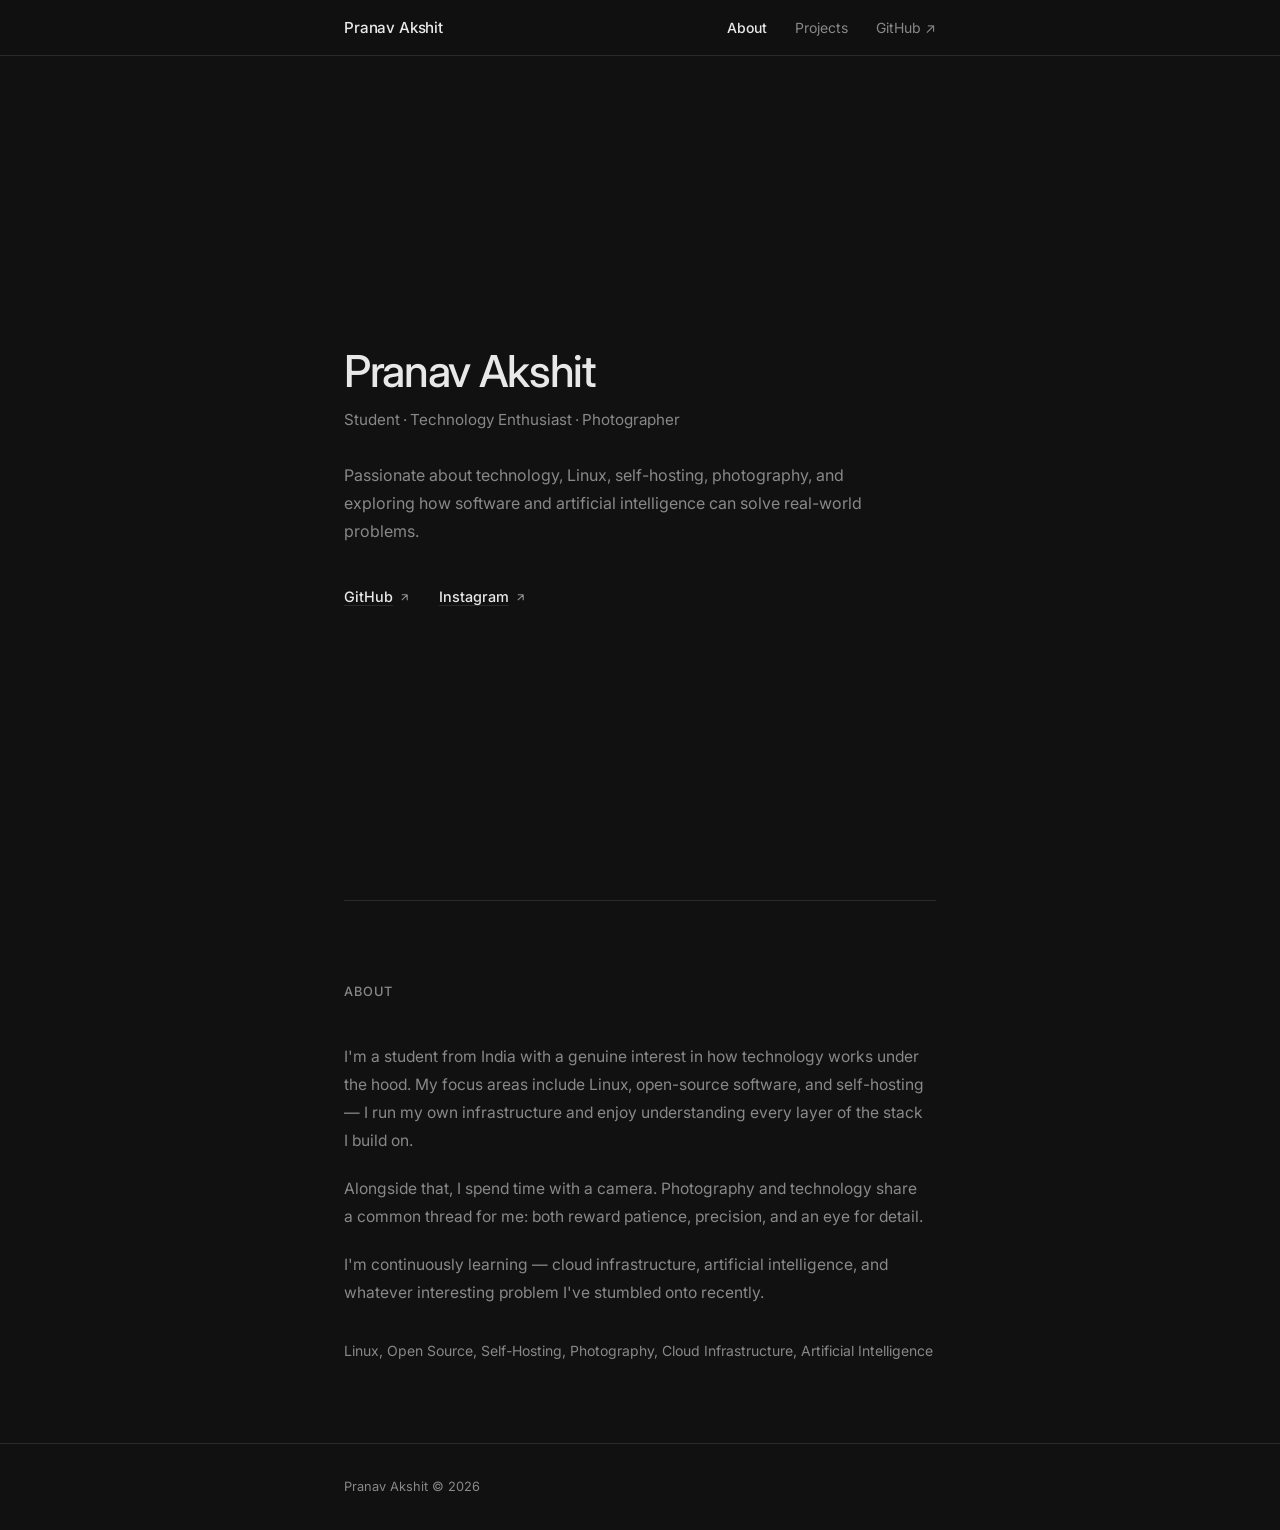
<file: index.html>
<!DOCTYPE html>
<html lang="en">

<head>
  <meta charset="UTF-8" />
  <meta name="viewport" content="width=device-width, initial-scale=1.0" />

  <title>Pranav Akshit</title>
  <meta name="description"
    content="Student from India interested in technology, Linux, self-hosting, photography, and open-source software." />
  <meta name="author" content="Pranav Akshit" />
  <link rel="canonical" href="https://pranavakshit.in/" />

  <meta property="og:title" content="Pranav Akshit" />
  <meta property="og:description" content="Student · Technology Enthusiast · Photographer" />
  <meta property="og:type" content="website" />
  <meta property="og:url" content="https://pranavakshit.in/" />

  <meta name="theme-color" content="#111111" />

  <link rel="preconnect" href="https://fonts.googleapis.com" />
  <link rel="preconnect" href="https://fonts.gstatic.com" crossorigin />
  <link href="https://fonts.googleapis.com/css2?family=Inter:wght@400;500&display=swap" rel="stylesheet" />

  <link rel="stylesheet" href="/style-v5.css?v=16" />
</head>

<body>

  <a class="skip-link" href="#main">Skip to content</a>

  <header>
    <nav>
      <a href="/" class="wordmark">Pranav Akshit</a>
      <ul>
        <li><a href="/#about" id="nav-about">About</a></li>
        <li><a href="/projects" id="nav-projects">Projects</a></li>
        <li><a href="https://github.com/pranavakshit" target="_blank" rel="noopener noreferrer">GitHub ↗</a></li>
      </ul>
    </nav>
  </header>

  <main id="main">

    <!-- HOME / ABOUT VIEW -->
    <div id="view-home" class="route-view">
      <section id="hero">
        <h1>Pranav Akshit</h1>
        <p class="subtitle">Student&thinsp;·&thinsp;Technology Enthusiast&thinsp;·&thinsp;Photographer</p>
        <p class="description">
          Passionate about technology, Linux, self-hosting, photography,
          and exploring how software and artificial intelligence can solve
          real-world problems.
        </p>
        <div class="links">
          <a href="https://github.com/pranavakshit" target="_blank" rel="noopener noreferrer" id="link-github">
            GitHub
            <svg viewBox="0 0 24 24" fill="none" stroke="currentColor" stroke-width="2" aria-hidden="true">
              <path d="M7 17L17 7M17 7H7M17 7v10" />
            </svg>
          </a>
          <a href="https://instagram.com/cam.pranavakshit.in" target="_blank" rel="noopener noreferrer"
            id="link-instagram">
            Instagram
            <svg viewBox="0 0 24 24" fill="none" stroke="currentColor" stroke-width="2" aria-hidden="true">
              <path d="M7 17L17 7M17 7H7M17 7v10" />
            </svg>
          </a>
        </div>
      </section>

      <section id="about">
        <h2>About</h2>
        <div class="about-body">
          <p>
            I'm a student from India with a genuine interest in how technology
            works under the hood. My focus areas include Linux, open-source software,
            and self-hosting — I run my own infrastructure and enjoy understanding
            every layer of the stack I build on.
          </p>
          <p>
            Alongside that, I spend time with a camera. Photography and technology
            share a common thread for me: both reward patience, precision, and an
            eye for detail.
          </p>
          <p>
            I'm continuously learning — cloud infrastructure, artificial intelligence,
            and whatever interesting problem I've stumbled onto recently.
          </p>
          <ul class="interests">
            <li>Linux</li>
            <li>Open Source</li>
            <li>Self-Hosting</li>
            <li>Photography</li>
            <li>Cloud Infrastructure</li>
            <li>Artificial Intelligence</li>
          </ul>
        </div>
      </section>
    </div>



  </main>

  <footer>
    <p>Pranav Akshit &copy; <span id="year"></span></p>
  </footer>

  <script src="/script-v5.js?v=16"></script>
</body>

</html>
</file>
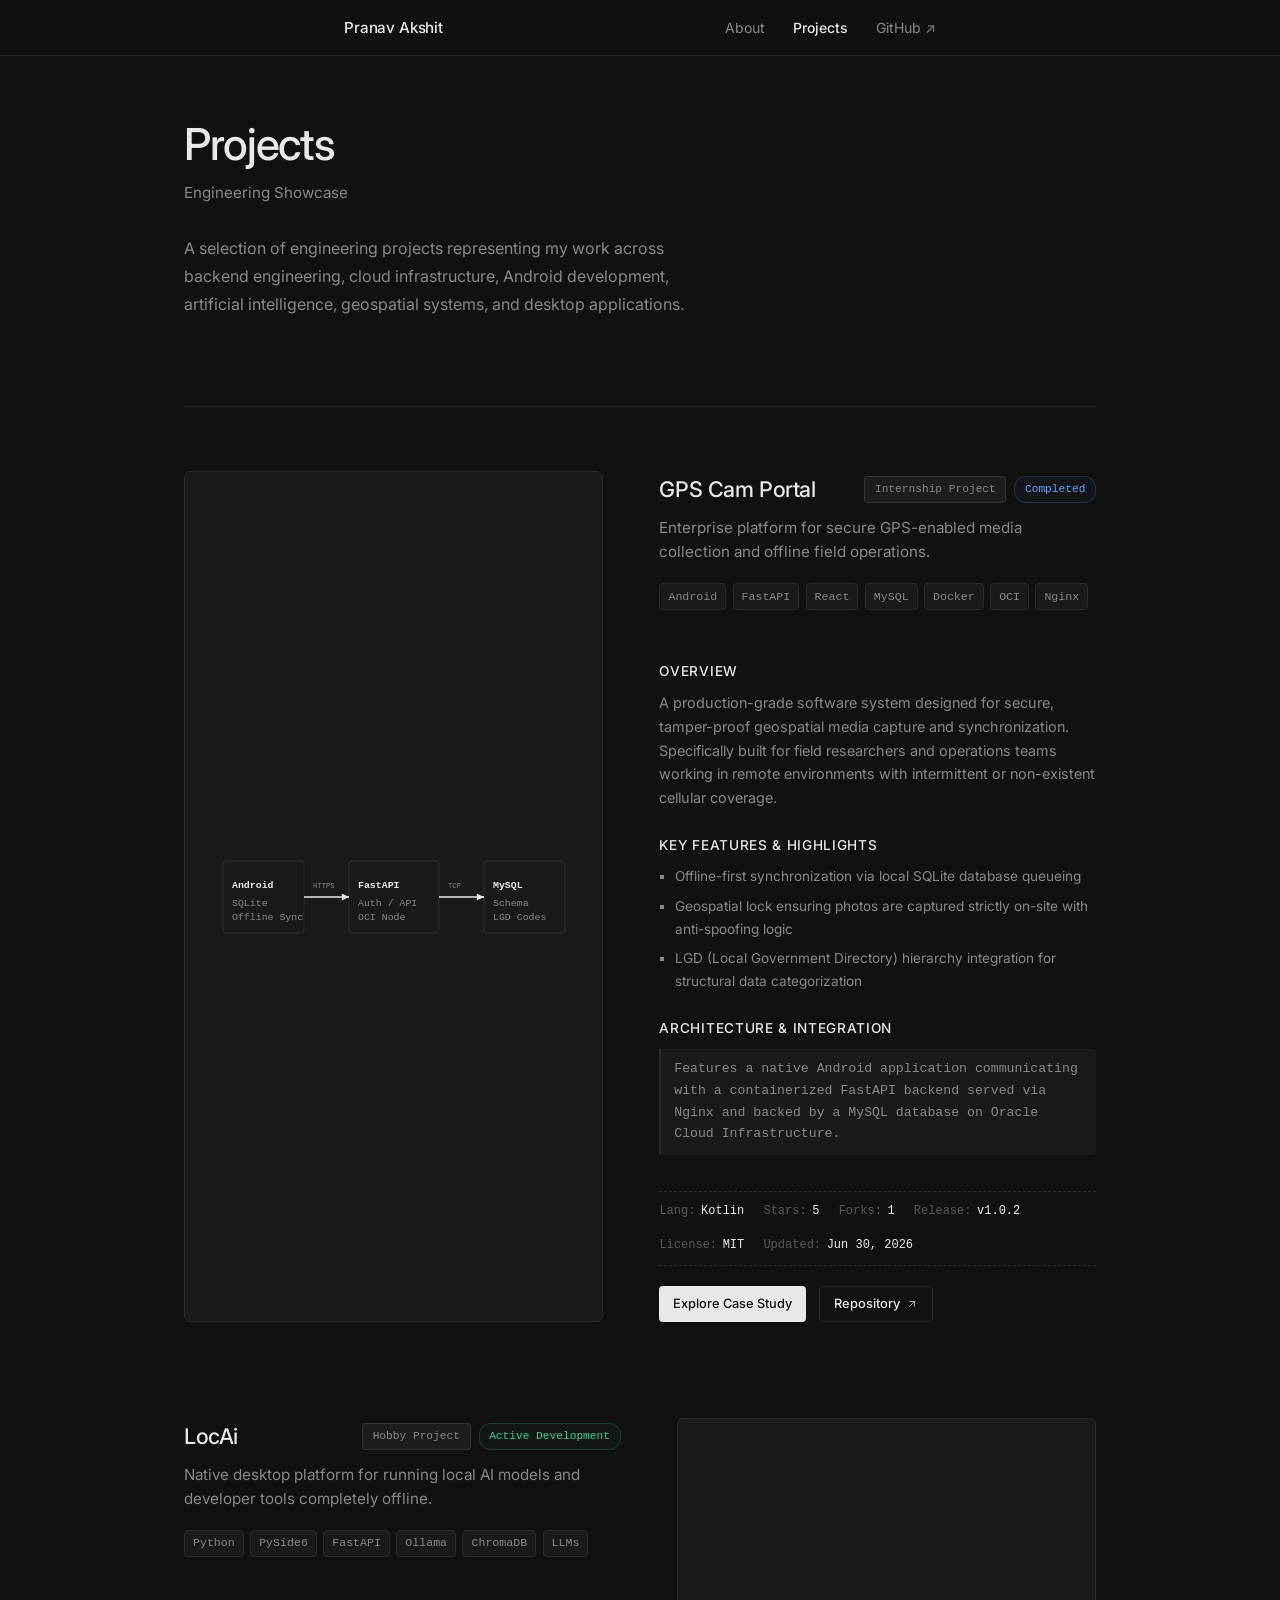
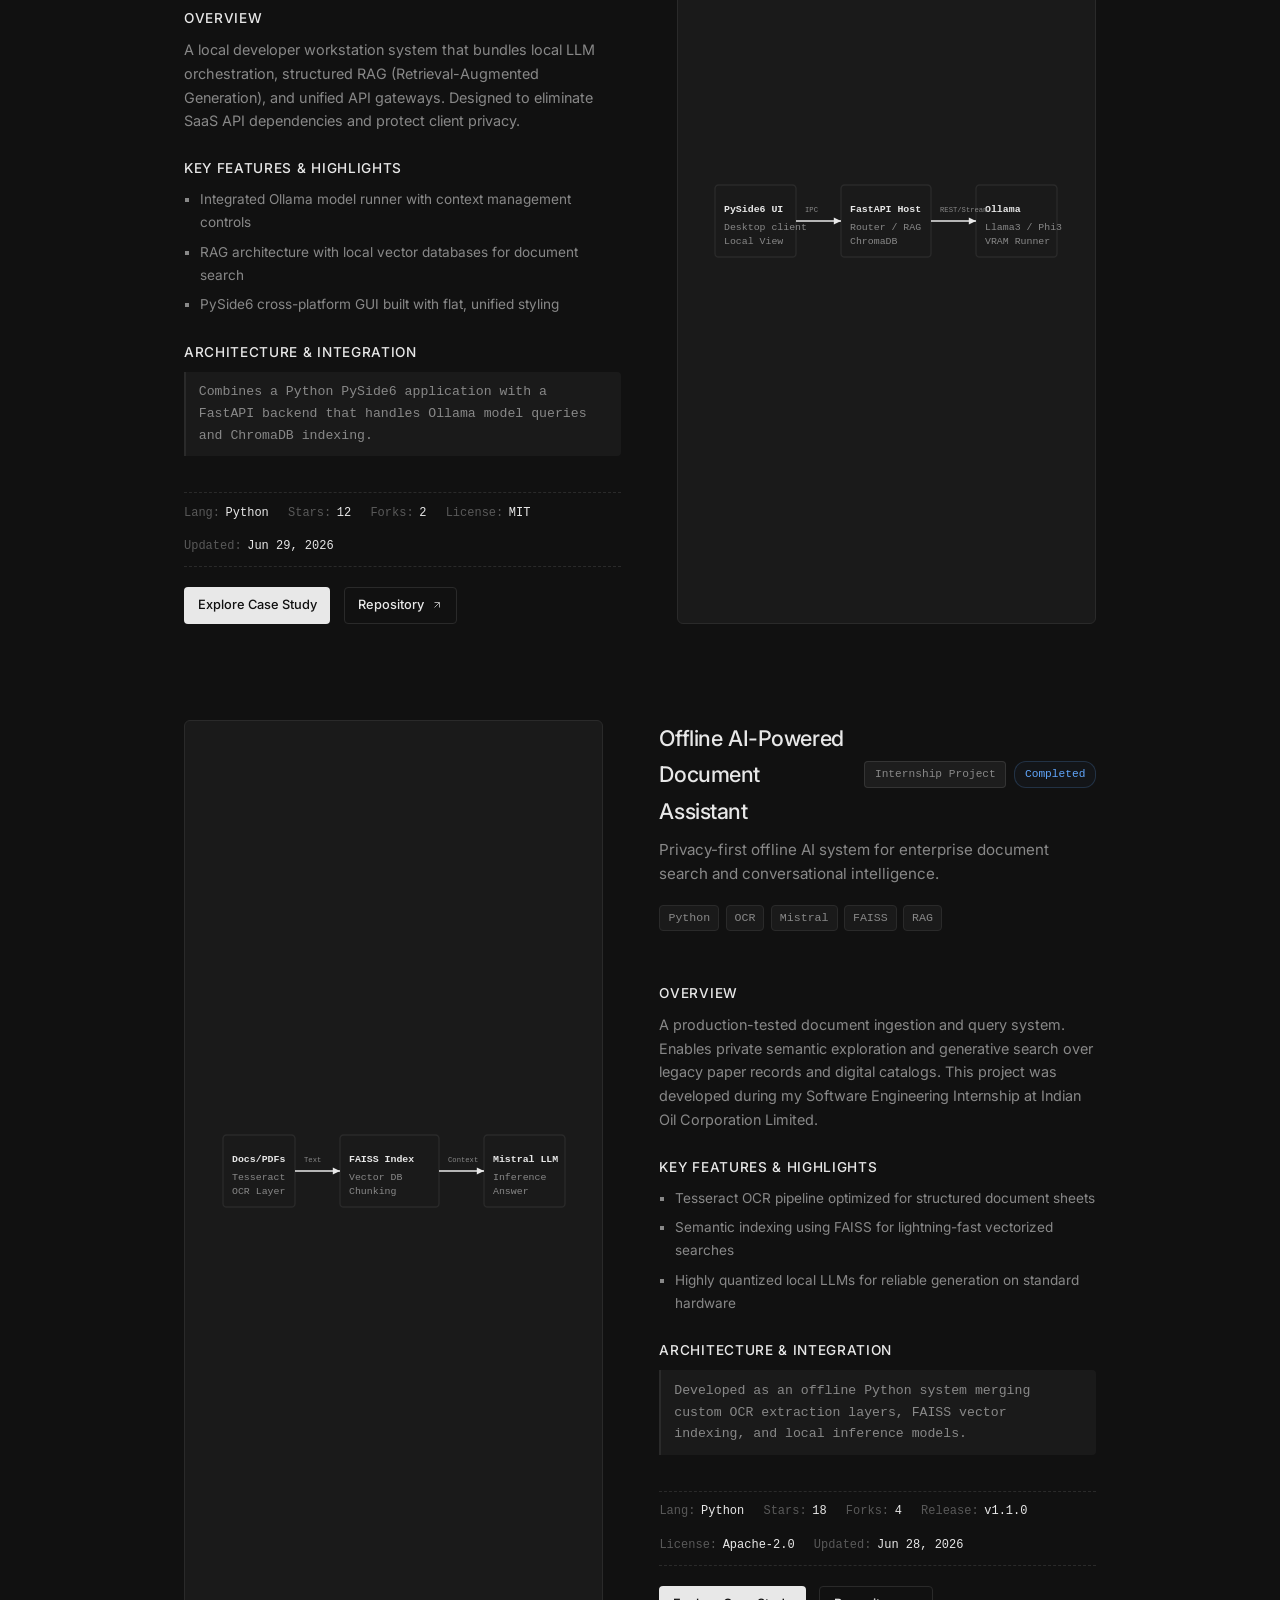
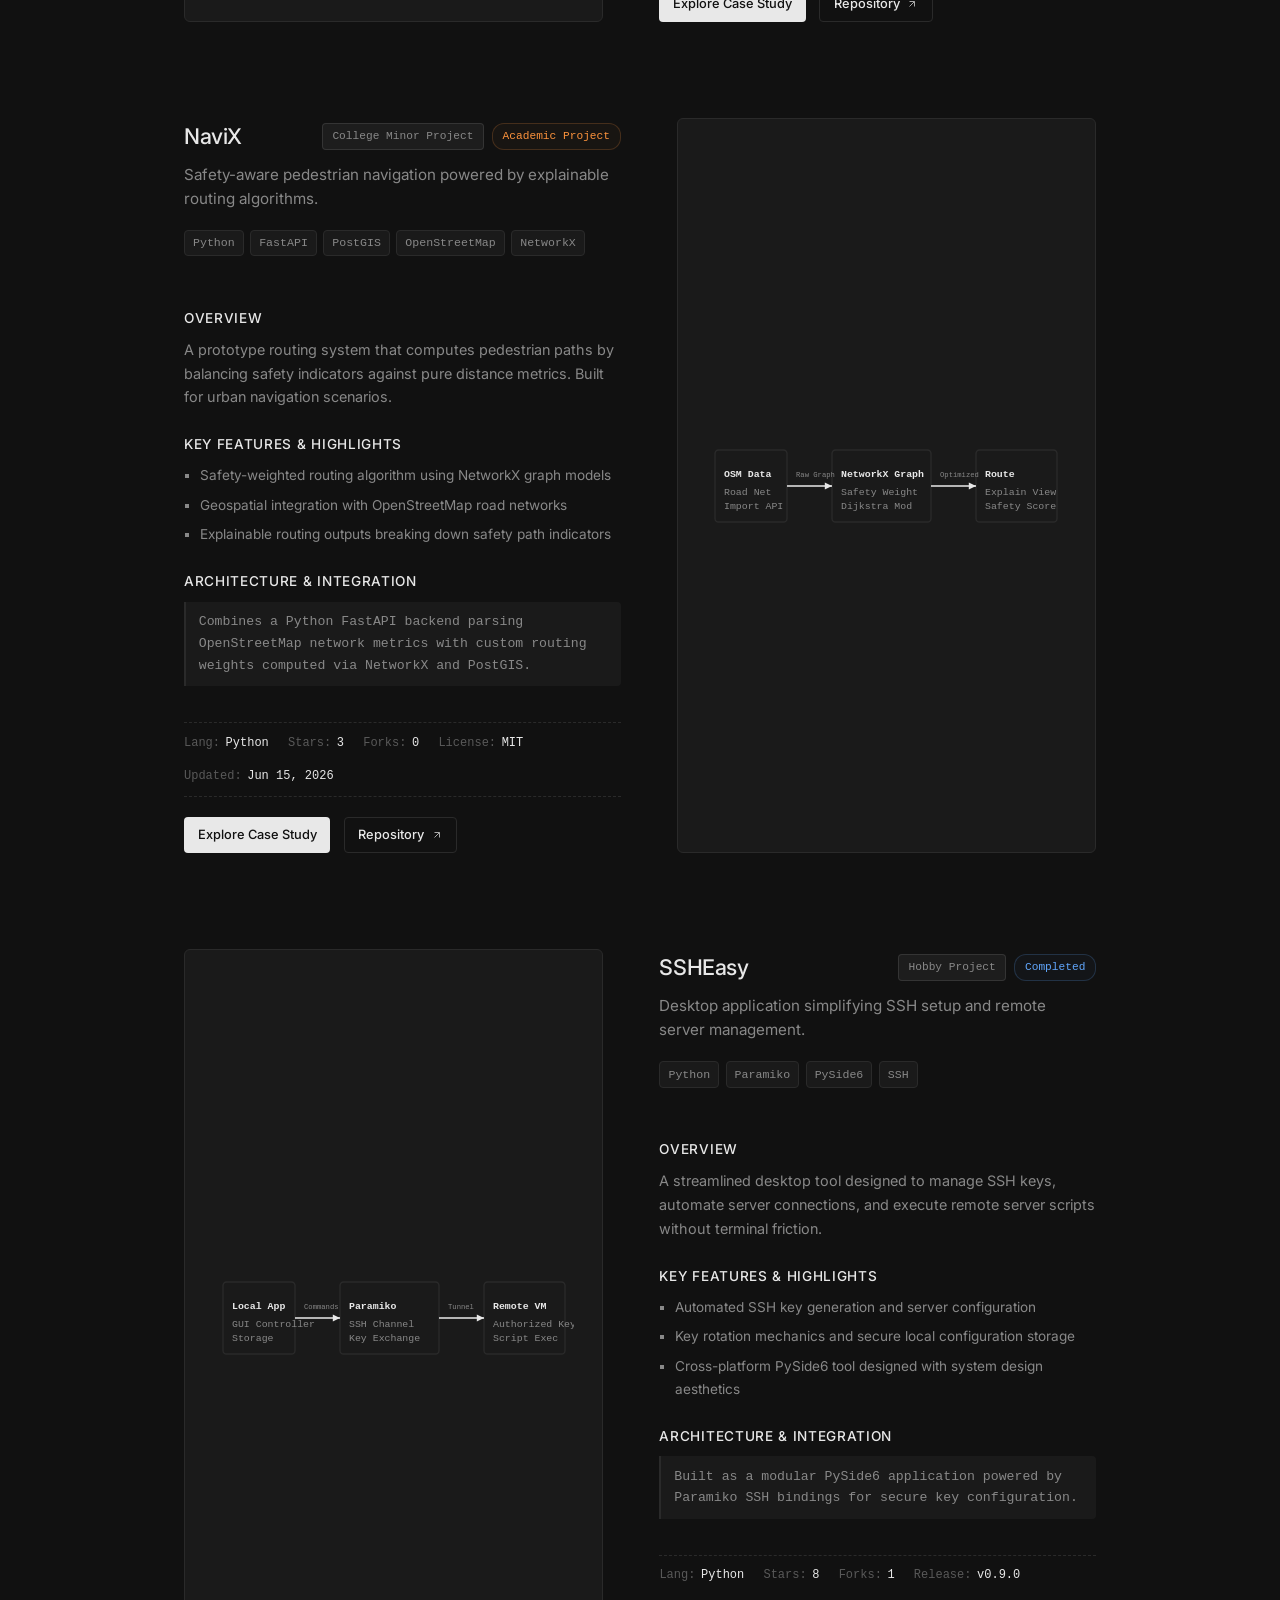
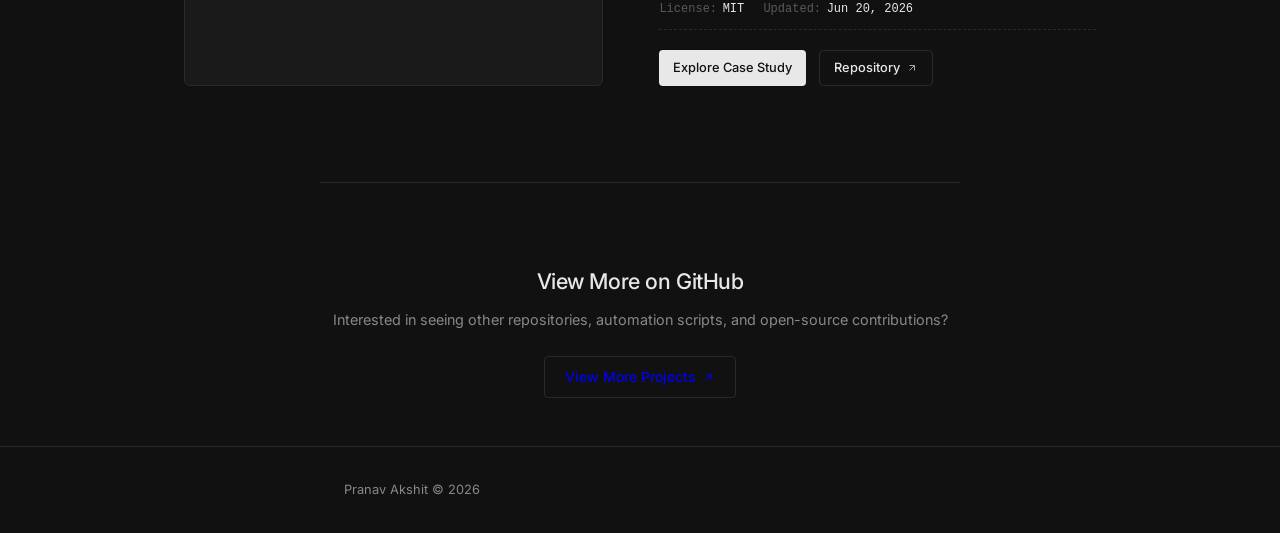
<file: projects.html>
<!DOCTYPE html>
<html lang="en">

<head>
  <meta charset="UTF-8" />
  <meta name="viewport" content="width=device-width, initial-scale=1.0" />

  <title>Pranav Akshit</title>
  <meta name="description"
    content="Student from India interested in technology, Linux, self-hosting, photography, and open-source software." />
  <meta name="author" content="Pranav Akshit" />
  <link rel="canonical" href="https://pranavakshit.in/" />

  <meta property="og:title" content="Pranav Akshit" />
  <meta property="og:description" content="Student · Technology Enthusiast · Photographer" />
  <meta property="og:type" content="website" />
  <meta property="og:url" content="https://pranavakshit.in/" />

  <meta name="theme-color" content="#111111" />

  <link rel="preconnect" href="https://fonts.googleapis.com" />
  <link rel="preconnect" href="https://fonts.gstatic.com" crossorigin />
  <link href="https://fonts.googleapis.com/css2?family=Inter:wght@400;500&display=swap" rel="stylesheet" />

  <link rel="stylesheet" href="/style-v5.css?v=16" />
</head>

<body>

  <a class="skip-link" href="#main">Skip to content</a>

  <header>
    <nav>
      <a href="/" class="wordmark">Pranav Akshit</a>
      <ul>
        <li><a href="/#about" id="nav-about">About</a></li>
        <li><a href="/projects" id="nav-projects">Projects</a></li>
        <li><a href="https://github.com/pranavakshit" target="_blank" rel="noopener noreferrer">GitHub ↗</a></li>
      </ul>
    </nav>
  </header>

  <main id="main">


    <div id="view-projects" class="route-view">
      <section id="projects-intro">
        <h1>Projects</h1>
        <p class="subtitle">Engineering Showcase</p>
        <p class="description">
          A selection of engineering projects representing my work across backend engineering, 
          cloud infrastructure, Android development, artificial intelligence, geospatial systems, 
          and desktop applications.
        </p>
      </section>
      <div id="projects-list-container">
        <!-- Rendered dynamically -->
        <div class="loading-placeholder">Loading projects...</div>
      </div>
    </div>



  </main>

  <footer>
    <p>Pranav Akshit &copy; <span id="year"></span></p>
  </footer>

  <script src="/script-v5.js?v=16"></script>
</body>

</html>
</file>
<file: style-v5.css>
/* -------------------------------------------------------
   style.css — pranavakshit.in
   ------------------------------------------------------- */

/* Custom properties */
:root {
  --bg:         #111111;
  --bg-raised:  #1a1a1a;
  --text:       #e8e8e8;
  --muted:      #888888;
  --border:     #2a2a2a;
  --accent:     #e8e8e8;   /* links/interactive — same as text, underline does the work */

  --font:       'Inter', -apple-system, BlinkMacSystemFont, 'Segoe UI', sans-serif;
  --max-w:      640px;
  --nav-h:      56px;
}

/* Reset */
*, *::before, *::after {
  box-sizing: border-box;
  margin: 0;
  padding: 0;
}

html {
  font-size: 16px;
  scroll-behavior: smooth;
  -webkit-font-smoothing: antialiased;
  -moz-osx-font-smoothing: grayscale;
}

body {
  font-family:      var(--font);
  font-size:        1rem;
  line-height:      1.7;
  color:            var(--text);
  background-color: var(--bg);
  overflow-x:       hidden;
}

img, svg { display: block; max-width: 100%; }
ul, ol   { list-style: none; }

@media (prefers-reduced-motion: reduce) {
  *, *::before, *::after {
    animation-duration: 0.01ms !important;
    transition-duration: 0.01ms !important;
  }
}

/* Skip link */
.skip-link {
  position: absolute;
  top: -100%;
  left: 1rem;
  padding: 0.4rem 0.8rem;
  background: var(--text);
  color: var(--bg);
  font-size: 0.85rem;
  z-index: 9999;
  border-radius: 4px;
}
.skip-link:focus { top: 1rem; }

/* -------------------------------------------------------
   Nav
   ------------------------------------------------------- */
header {
  position:      fixed;
  top:           0;
  left:          0;
  width:         100%;
  height:        var(--nav-h);
  z-index:       100;
  border-bottom: 1px solid var(--border);
  background:    rgba(17, 17, 17, 0.92);
  backdrop-filter: blur(8px);
  -webkit-backdrop-filter: blur(8px);
}

nav {
  display:         flex;
  align-items:     center;
  justify-content: space-between;
  max-width:       var(--max-w);
  margin-inline:   auto;
  padding-inline:  1.5rem;
  height:          100%;
}

.wordmark {
  font-size:   0.95rem;
  font-weight: 500;
  color:       var(--text);
  text-decoration: none;
  letter-spacing: -0.01em;
}

nav ul {
  display: flex;
  gap: 1.75rem;
}

nav ul a {
  font-size:       0.875rem;
  color:           var(--muted);
  text-decoration: none;
  transition:      color 150ms ease;
}

nav ul a:hover { color: var(--text); }

/* -------------------------------------------------------
   Layout
   ------------------------------------------------------- */
main {
  width: 100%;
  margin-inline: auto;
}

#view-home {
  max-width: var(--max-w);
  margin-inline: auto;
  padding-inline: 1.5rem;
}

#view-projects {
  max-width: 960px;
  margin-inline: auto;
  padding-inline: 1.5rem;
}

#view-case-study {
  max-width: 100%;
  margin-inline: auto;
  padding-inline: 4rem;
}

section {
  padding-block: 5rem;
}

/* -------------------------------------------------------
   Hero
   ------------------------------------------------------- */
#hero {
  padding-top: calc(var(--nav-h) + 5rem);
  min-height:  100svh;
  display:     flex;
  flex-direction: column;
  justify-content: center;
}

h1 {
  font-size:      clamp(2rem, 5vw, 2.75rem);
  font-weight:    500;
  letter-spacing: -0.03em;
  line-height:    1.1;
  color:          var(--text);
  margin-bottom:  0.75rem;
}

.subtitle {
  font-size:     0.95rem;
  color:         var(--muted);
  margin-bottom: 1.75rem;
}

.description {
  font-size:     1rem;
  color:         var(--muted);
  line-height:   1.75;
  max-width:     52ch;
  margin-bottom: 2.5rem;
}

/* Inline arrow links */
.links {
  display: flex;
  gap: 1.75rem;
}

.links a {
  display:     inline-flex;
  align-items: center;
  gap:         0.3rem;
  font-size:   0.9rem;
  font-weight: 500;
  color:       var(--text);
  text-decoration: underline;
  text-underline-offset: 3px;
  text-decoration-color: var(--border);
  transition:  text-decoration-color 150ms ease, color 150ms ease;
}

.links a:hover {
  text-decoration-color: var(--muted);
}

.links a svg {
  width:  13px;
  height: 13px;
  opacity: 0.6;
  transition: opacity 150ms ease, transform 150ms ease;
}

.links a:hover svg {
  opacity: 1;
  transform: translate(1px, -1px);
}

/* -------------------------------------------------------
   About
   ------------------------------------------------------- */
#about {
  border-top: 1px solid var(--border);
}

h2 {
  font-size:      0.8rem;
  font-weight:    500;
  letter-spacing: 0.08em;
  text-transform: uppercase;
  color:          var(--muted);
  margin-bottom:  2.5rem;
}

.about-body p {
  font-size:     0.975rem;
  color:         var(--muted);
  line-height:   1.8;
  margin-bottom: 1.25rem;
  max-width:     58ch;
}

.about-body p:last-of-type {
  margin-bottom: 2rem;
}

/* Interests — plain comma list */
.interests {
  display:   flex;
  flex-wrap: wrap;
  gap:       0.25rem 0;
}

.interests li {
  font-size: 0.875rem;
  color:     var(--muted);
}

/* Comma separator between items using CSS, no JS needed */
.interests li:not(:last-child)::after {
  content: ',\00a0';
}

/* -------------------------------------------------------
   Footer
   ------------------------------------------------------- */
footer {
  border-top:    1px solid var(--border);
  padding-block: 2rem;
}

footer p {
  max-width:      var(--max-w);
  margin-inline:  auto;
  padding-inline: 1.5rem;
  font-size:      0.8rem;
  color:          var(--muted);
}

/* -------------------------------------------------------
   Fade-in on scroll
   ------------------------------------------------------- */
.fade-in {
  opacity:    0;
  transform:  translateY(12px);
  transition: opacity 0.5s ease, transform 0.5s ease;
}

.fade-in.visible {
  opacity:   1;
  transform: translateY(0);
}

/* -------------------------------------------------------
   Responsive
   ------------------------------------------------------- */
@media (max-width: 480px) {
  h1 { font-size: 1.85rem; }
  .links { gap: 1.25rem; }
}

/* -------------------------------------------------------
   Nav Active States
   ------------------------------------------------------- */
.active-nav {
  color: var(--text) !important;
  font-weight: 500;
}
.active-nav::after {
  width: 100% !important;
}

/* -------------------------------------------------------
   Common Projects & Case Studies Shared Styles
   ------------------------------------------------------- */
.loading-placeholder, .error-placeholder {
  padding-block: 4rem;
  text-align: center;
  color: var(--muted);
  font-family: monospace;
  font-size: 0.9rem;
  border: 1px dashed var(--border);
  border-radius: 6px;
}
.error-placeholder {
  color: #f87171;
  border-color: rgba(248, 113, 113, 0.2);
}

.status-badge {
  font-size: 0.7rem;
  padding: 0.2rem 0.6rem;
  border-radius: 12px;
  font-weight: 500;
  font-family: monospace;
  border: 1px solid var(--border);
  white-space: nowrap;
}
.type-badge {
  font-size: 0.7rem;
  padding: 0.2rem 0.6rem;
  border-radius: 4px;
  font-weight: 500;
  font-family: monospace;
  background: rgba(255, 255, 255, 0.05);
  color: var(--muted);
  border: 1px solid rgba(255, 255, 255, 0.1);
  white-space: nowrap;
}
.badge-active-development {
  color: #34d399;
  border-color: rgba(52, 211, 153, 0.2);
  background: rgba(52, 211, 153, 0.03);
}
.badge-completed {
  color: #60a5fa;
  border-color: rgba(96, 165, 250, 0.2);
  background: rgba(96, 165, 250, 0.03);
}
.badge-academic-project {
  color: #fb923c;
  border-color: rgba(251, 146, 60, 0.2);
  background: rgba(251, 146, 60, 0.03);
}

.tech-chip {
  display: inline-block;
  font-size: 0.725rem;
  color: var(--muted);
  border: 1px solid var(--border);
  padding: 0.15rem 0.5rem;
  border-radius: 4px;
  font-family: monospace;
  margin-right: 0.4rem;
  margin-bottom: 0.4rem;
  background: var(--bg-raised);
}

.sub-h {
  font-size: 0.85rem;
  font-weight: 500;
  letter-spacing: 0.05em;
  text-transform: uppercase;
  color: var(--text);
  margin-top: 1.5rem;
  margin-bottom: 0.5rem;
}

/* -------------------------------------------------------
   Projects List View
   ------------------------------------------------------- */
#projects-intro {
  padding-top: calc(var(--nav-h) + 4rem);
  padding-bottom: 3rem;
  border-bottom: 1px solid var(--border);
  margin-bottom: 4rem;
}

.project-row {
  display: flex;
  gap: 3.5rem;
  margin-bottom: 6rem;
  align-items: stretch;
}
.layout-normal {
  flex-direction: row;
}
.layout-reverse {
  flex-direction: row-reverse;
}

.project-visual {
  flex: 1.1;
  min-width: 320px;
  background: var(--bg-raised);
  border: 1px solid var(--border);
  border-radius: 6px;
  display: flex;
  align-items: center;
  justify-content: center;
  padding: 1.5rem;
  position: relative;
  overflow: hidden;
}
.visual-wrapper {
  width: 100%;
  max-width: 360px;
}
.diagram-svg {
  width: 100%;
  height: auto;
  display: block;
}

.project-details {
  flex: 1.3;
  display: flex;
  flex-direction: column;
  justify-content: center;
}

.project-header-row {
  display: flex;
  align-items: center;
  justify-content: space-between;
  gap: 1rem;
  margin-bottom: 0.5rem;
}
.project-title {
  font-size: 1.35rem;
  font-weight: 500;
  letter-spacing: -0.02em;
  color: var(--text);
}
.project-tagline {
  font-size: 0.95rem;
  color: var(--muted);
  margin-bottom: 1rem;
  line-height: 1.6;
}
.project-chips {
  margin-bottom: 1.25rem;
}
.project-body p {
  font-size: 0.9rem;
  color: var(--muted);
  line-height: 1.65;
  margin-bottom: 1rem;
}
.highlights-list {
  padding-left: 1rem;
  margin-bottom: 1.25rem;
}
.highlights-list li {
  font-size: 0.85rem;
  color: var(--muted);
  margin-bottom: 0.4rem;
  list-style: square;
}
.arch-summary {
  font-family: monospace;
  font-size: 0.825rem !important;
  background: var(--bg-raised);
  border-left: 2px solid var(--border);
  padding: 0.6rem 0.8rem;
  border-radius: 0 4px 4px 0;
  color: var(--muted);
}

.repo-meta {
  display: flex;
  flex-wrap: wrap;
  gap: 0.8rem 1.2rem;
  font-size: 0.75rem;
  color: var(--muted);
  border-top: 1px dashed var(--border);
  border-bottom: 1px dashed var(--border);
  padding-block: 0.6rem;
  margin-block: 1.25rem;
  font-family: monospace;
}
.meta-item {
  display: inline-flex;
  gap: 0.35rem;
}
.meta-label {
  opacity: 0.6;
}
.meta-value {
  color: var(--text);
}

.project-actions {
  display: flex;
  gap: 0.85rem;
  flex-wrap: wrap;
  margin-top: auto;
}

/* Custom premium button designs */
.btn {
  display: inline-flex;
  align-items: center;
  gap: 0.4rem;
  font-size: 0.8rem;
  font-weight: 500;
  padding: 0.4rem 0.85rem;
  border-radius: 4px;
  text-decoration: none;
  cursor: pointer;
  transition: all 150ms ease;
}
.btn-explore {
  background: var(--text);
  color: var(--bg);
}
.btn-explore:hover {
  opacity: 0.9;
}
.btn-github {
  border: 1px solid var(--border);
  color: var(--text);
}
.btn-github:hover {
  border-color: var(--muted);
}
.btn-github svg {
  width: 12px;
  height: 12px;
  opacity: 0.7;
  transition: transform 150ms ease;
}
.btn-github:hover svg {
  transform: translate(1px, -1px);
}
.btn-demo {
  border: 1px dashed var(--border);
  color: var(--muted);
}
.btn-demo:hover {
  border-color: var(--muted);
  color: var(--text);
}

.github-view-more {
  text-align: center;
  border-top: 1px solid var(--border);
  padding-block: 5rem 3rem;
  margin-top: 3rem;
  max-width: var(--max-w);
  margin-inline: auto;
}
.github-view-more h3 {
  font-size: 1.35rem;
  font-weight: 500;
  letter-spacing: -0.02em;
  margin-bottom: 0.5rem;
}
.github-view-more p {
  font-size: 0.9rem;
  color: var(--muted);
  margin-bottom: 1.5rem;
  margin-inline: auto;
}
.btn-view-more {
  border: 1px solid var(--border);
  padding: 0.5rem 1.25rem;
  font-size: 0.875rem;
}
.btn-view-more:hover {
  border-color: var(--muted);
}
.btn-view-more svg {
  width: 13px;
  height: 13px;
}

/* -------------------------------------------------------
   Case Study View
   ------------------------------------------------------- */
.case-study-layout {
  display: flex;
  gap: 4rem;
  flex-direction: row;
  align-items: flex-start;
  padding-top: calc(var(--nav-h) + 2rem);
  padding-bottom: 5rem;
}
.case-study-nav {
  margin-bottom: 1.5rem;
}
.back-link {
  font-size: 0.85rem;
  color: var(--muted);
  text-decoration: none;
  transition: color 150ms;
}
.back-link:hover {
  color: var(--text);
}

.case-study-header {
  border-bottom: 1px solid var(--border);
  padding-bottom: 2rem;
  margin-bottom: 3rem;
}
.case-study-header h1 {
  font-size: 2.25rem;
  margin-bottom: 0.5rem;
  font-weight: 500;
  letter-spacing: -0.03em;
}
.case-study-header .tagline {
  font-size: 1.1rem;
  color: var(--muted);
  margin-bottom: 1rem;
  line-height: 1.6;
}
.iocl-note {
  font-size: 0.775rem;
  font-style: italic;
  color: var(--muted);
  margin-block: 0.5rem 1rem;
  border-left: 2px solid #eab308;
  padding-left: 0.6rem;
}

.case-study-sidebar {
  width: 250px;
  flex-shrink: 0;
  position: sticky;
  top: calc(var(--nav-h) + 2rem);
}
.sidebar-nav ul {
  display: flex;
  flex-direction: column;
  gap: 0.8rem;
}
.sidebar-nav li {
  list-style: none;
}
.sidebar-nav a {
  font-size: 0.8rem;
  color: var(--muted);
  text-decoration: none;
  transition: all 150ms ease;
  display: block;
  border-left: 2px solid transparent;
  padding-left: 0.75rem;
}
.sidebar-nav a:hover {
  color: var(--text);
}
.sidebar-nav a.active {
  color: var(--text);
  font-weight: 500;
  border-left-color: var(--text);
}

.case-study-main {
  flex-grow: 1;
  min-width: 0;
}

.case-study-content {
  width: 100%;
}
.content-section {
  margin-bottom: 4.5rem;
  scroll-margin-top: calc(var(--nav-h) + 2.5rem);
}
.content-section h3 {
  font-size: 1.15rem;
  font-weight: 500;
  letter-spacing: -0.01em;
  border-bottom: 1px solid var(--border);
  padding-bottom: 0.4rem;
  margin-bottom: 1.25rem;
  color: var(--text);
}
.content-section p {
  font-size: 0.925rem;
  color: var(--muted);
  line-height: 1.75;
  margin-bottom: 1.25rem;
}

.case-study-visual {
  background: var(--bg-raised);
  border: 1px solid var(--border);
  border-radius: 6px;
  padding: 1.5rem;
  margin-block: 1.5rem 0.5rem;
  display: flex;
  justify-content: center;
}
.visual-caption {
  font-size: 0.75rem;
  color: var(--muted);
  opacity: 0.7;
  text-align: center;
  margin-bottom: 1.5rem;
  font-style: italic;
}

.features-list {
  padding-left: 1.25rem;
  margin-bottom: 1.5rem;
}
.features-list li {
  font-size: 0.9rem;
  color: var(--muted);
  margin-bottom: 0.5rem;
  list-style: square;
  line-height: 1.65;
}

.decision-block, .challenge-block {
  background: var(--bg-raised);
  border: 1px solid var(--border);
  border-radius: 6px;
  padding: 1.2rem 1.4rem;
  margin-bottom: 1.25rem;
}
.decision-block h5, .challenge-block h5 {
  font-size: 0.95rem;
  font-weight: 500;
  margin-bottom: 0.5rem;
  color: var(--text);
}
.decision-block p, .challenge-block p {
  font-size: 0.875rem;
  line-height: 1.6;
  margin-bottom: 0;
}

.timeline-list {
  margin-bottom: 1.5rem;
}
.timeline-list li {
  position: relative;
  padding-left: 1.5rem;
  margin-bottom: 0.8rem;
  font-size: 0.875rem;
  color: var(--muted);
  list-style: none;
  line-height: 1.5;
}
.timeline-list li .bullet {
  position: absolute;
  left: 0;
  top: 0.45rem;
  width: 6px;
  height: 6px;
  border-radius: 50%;
  background: var(--border);
}
.roadmap-list li .bullet {
  background: #34d399; /* Green bullets for roadmap goals */
}

.case-study-footer-actions {
  border-top: 1px solid var(--border);
  padding-top: 3rem;
  display: flex;
  gap: 1rem;
  flex-wrap: wrap;
}
.btn-github-large, .btn-demo-large {
  padding: 0.6rem 1.5rem;
  font-size: 0.875rem;
  border-radius: 4px;
}
.btn-github-large {
  background: var(--text);
  color: var(--bg);
}
.btn-github-large:hover {
  opacity: 0.9;
}
.btn-demo-large {
  border: 1px solid var(--border);
  color: var(--text);
}
.btn-demo-large:hover {
  border-color: var(--muted);
}

/* -------------------------------------------------------
   Responsive Media Queries for Projects & Case Studies
   ------------------------------------------------------- */
@media (max-width: 900px) {
  .project-row {
    flex-direction: column !important;
    gap: 2rem;
    margin-bottom: 4.5rem;
  }
  .project-visual {
    width: 100%;
    min-width: unset;
    height: 200px;
    padding: 1rem;
  }
  .project-details {
    width: 100%;
  }
  
  .case-study-layout {
    flex-direction: column;
    gap: 2.5rem;
  }
  .case-study-sidebar {
    display: none; /* Hide sticky outline sidebar on tablet/mobile for simplification */
  }
  .case-study-content {
    max-width: 100%;
  }
}

@media (max-width: 600px) {
  #projects-intro {
    padding-top: calc(var(--nav-h) + 2.5rem);
    margin-bottom: 2.5rem;
  }
  .project-header-row {
    flex-direction: column;
    align-items: flex-start;
    gap: 0.35rem;
  }
  .status-badge {
    align-self: flex-start;
  }
  .project-actions, .case-study-footer-actions {
    flex-direction: column;
    gap: 0.65rem;
    width: 100%;
  }
  .btn {
    width: 100%;
    justify-content: center;
  }
  
  .case-study-header h1 {
    font-size: 1.75rem;
  }
  .header-main-row {
    flex-direction: column;
    align-items: flex-start;
    gap: 0.5rem;
  }
}

/* --- LIGHTBOX STYLES --- */
.diagram-container {
  position: relative;
  display: inline-block;
  width: 100%;
}
.diagram-container img {
  cursor: pointer;
  transition: transform 0.2s ease;
}
.diagram-container img:hover {
  transform: scale(1.01);
}

.open-new-tab-btn {
  position: absolute;
  top: 10px;
  right: 10px;
  background: rgba(17, 17, 17, 0.8);
  color: var(--text);
  border: 1px solid var(--border);
  border-radius: 4px;
  padding: 6px 10px;
  font-size: 0.8rem;
  cursor: pointer;
  opacity: 0;
  transition: opacity 0.2s ease, background 0.2s ease;
  text-decoration: none;
  display: flex;
  align-items: center;
  gap: 6px;
  backdrop-filter: blur(4px);
}
.diagram-container:hover .open-new-tab-btn {
  opacity: 1;
}
.open-new-tab-btn:hover {
  background: rgba(30, 30, 30, 0.9);
}

.lightbox-overlay {
  position: fixed;
  top: 0;
  left: 0;
  width: 100vw;
  height: 100vh;
  background: rgba(0, 0, 0, 0.6);
  backdrop-filter: blur(8px);
  -webkit-backdrop-filter: blur(8px);
  z-index: 9999;
  display: flex;
  justify-content: center;
  align-items: center;
  opacity: 0;
  pointer-events: none;
  transition: opacity 0.3s ease;
}
.lightbox-overlay.active {
  opacity: 1;
  pointer-events: auto;
}

.lightbox-content {
  max-width: 90vw;
  max-height: 90vh;
  object-fit: contain;
  border-radius: 6px;
  box-shadow: 0 10px 40px rgba(0, 0, 0, 0.5);
  transform: scale(0.95);
  transition: transform 0.3s ease;
  background: var(--bg-raised);
  padding: 20px;
}
.lightbox-overlay.active .lightbox-content {
  transform: scale(1);
}

.lightbox-close {
  position: absolute;
  top: 25px;
  right: 40px;
  color: white;
  font-size: 2.5rem;
  cursor: pointer;
  user-select: none;
  transition: color 0.2s ease;
}
.lightbox-close:hover {
  color: #ccc;
}
</file>
